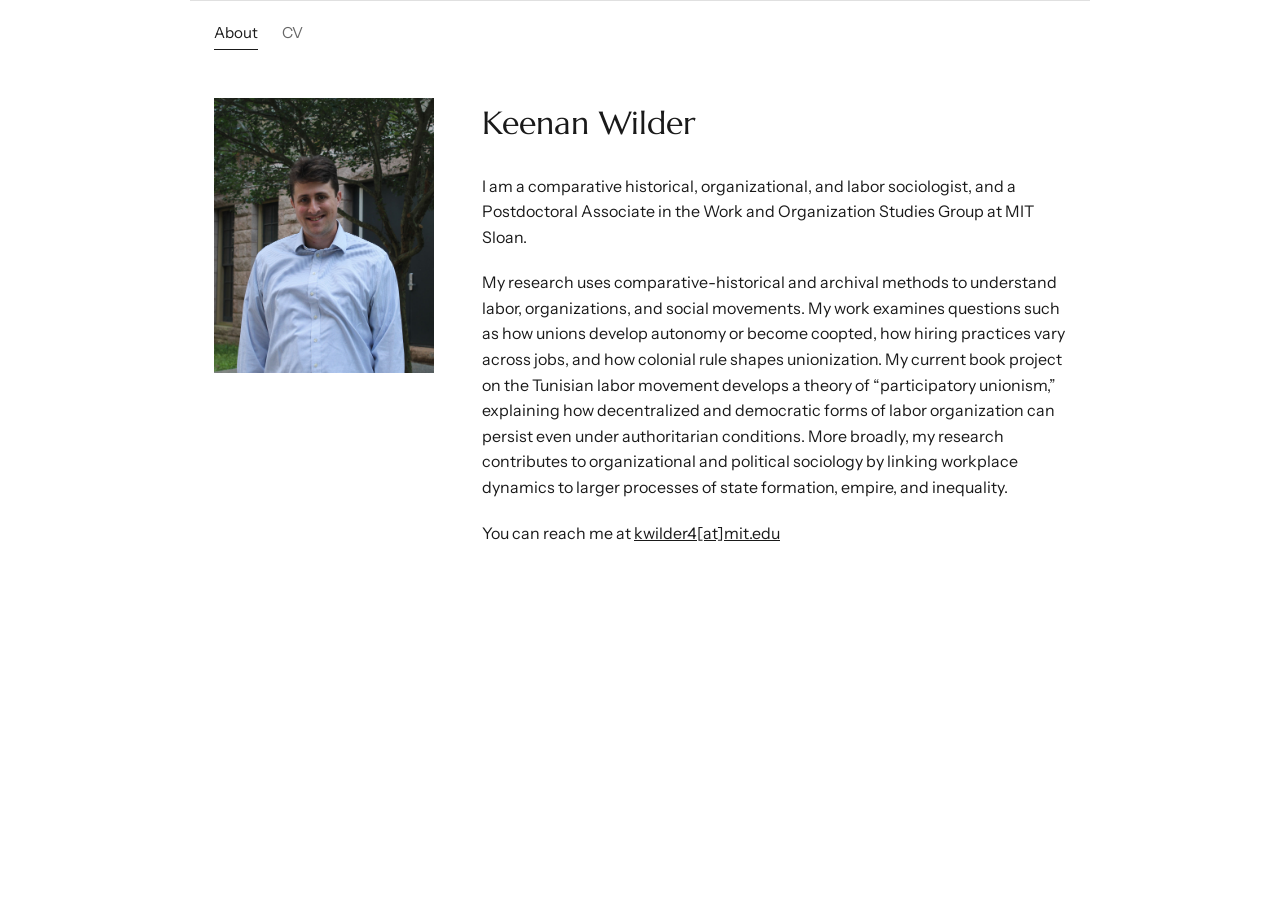
<file: index.html>
<!DOCTYPE html>
<html lang="en">
<head>
<meta charset="UTF-8">
<meta name="viewport" content="width=device-width, initial-scale=1.0">
<title>Keenan Wilder</title>
<meta name="description" content="Keenan Wilder — comparative historical, organizational, and labor sociologist; Postdoctoral Associate, MIT Sloan.">
<link rel="preconnect" href="https://fonts.googleapis.com">
<link rel="preconnect" href="https://fonts.gstatic.com" crossorigin>
<link href="https://fonts.googleapis.com/css2?family=Marcellus&family=Instrument+Sans:wght@400;500&display=swap" rel="stylesheet">
<link rel="stylesheet" href="style.css">
</head>
<body>
<div class="rule"></div>
<nav class="nav">
  <a href="index.html" class="active">About</a>
  <a href="cv.html">CV</a>
</nav>

<main class="wrap">
  <div class="photo">
    <img src="assets/keenan-photo.jpg" alt="Keenan Wilder">
  </div>

  <div class="content">
    <h1>Keenan Wilder</h1>

    <p>I am a comparative historical, organizational, and labor sociologist, and a Postdoctoral Associate in the Work and Organization Studies Group at MIT Sloan.</p>

    <p>My research uses comparative-historical and archival methods to understand labor, organizations, and social movements. My work examines questions such as how unions develop autonomy or become coopted, how hiring practices vary across jobs, and how colonial rule shapes unionization. My current book project on the Tunisian labor movement develops a theory of &ldquo;participatory unionism,&rdquo; explaining how decentralized and democratic forms of labor organization can persist even under authoritarian conditions. More broadly, my research contributes to organizational and political sociology by linking workplace dynamics to larger processes of state formation, empire, and inequality.</p>

    <p>You can reach me at <a href="mailto:kwilder4@mit.edu">kwilder4[at]mit.edu</a></p>
  </div>
</main>
</body>
</html>
</file>
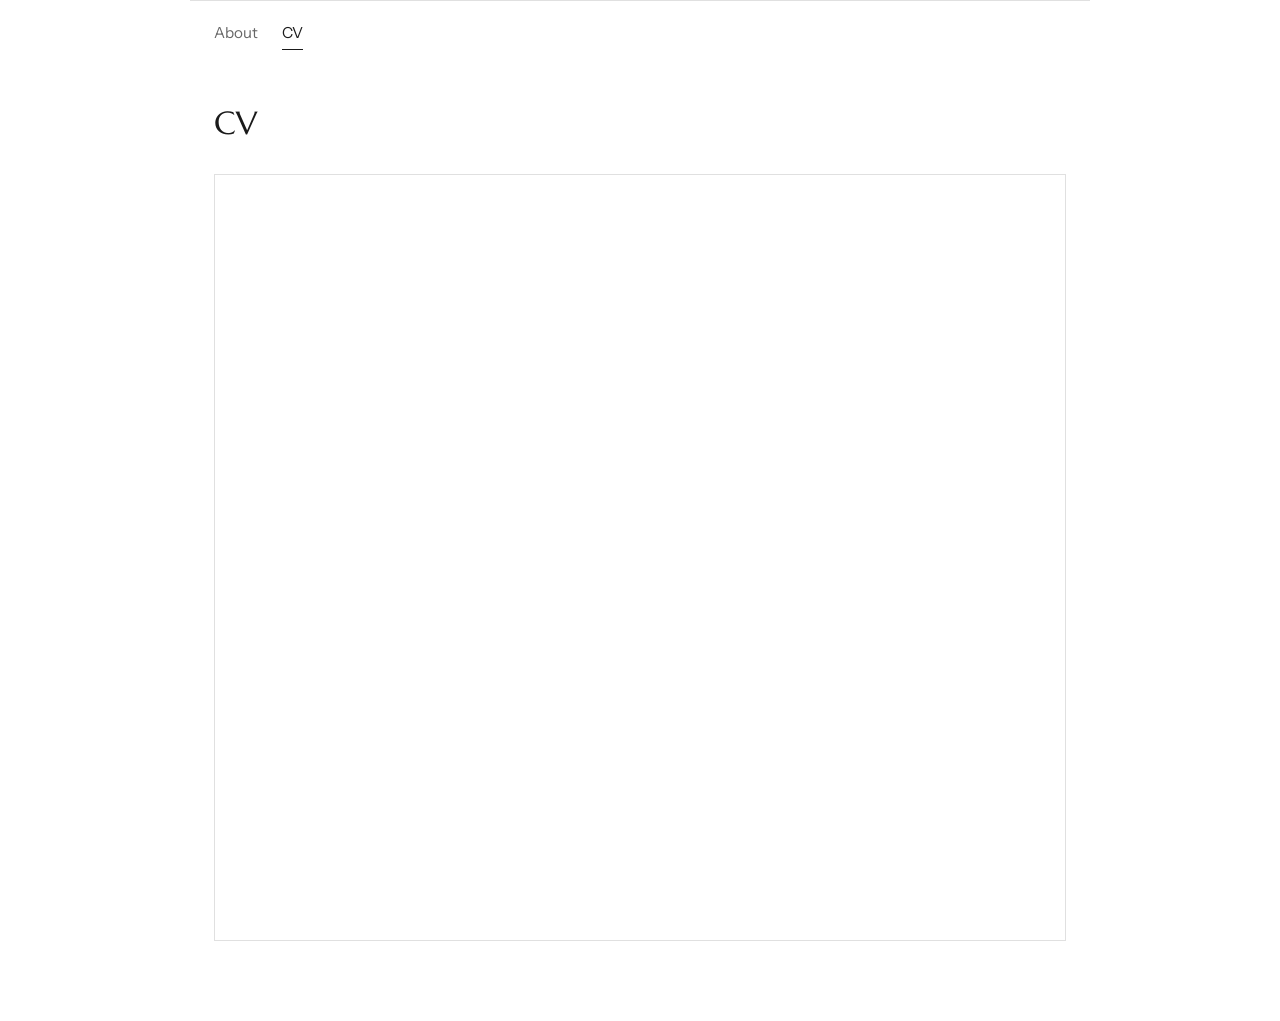
<file: cv.html>
<!DOCTYPE html>
<html lang="en">
<head>
<meta charset="UTF-8">
<meta name="viewport" content="width=device-width, initial-scale=1.0">
<title>CV | Keenan Wilder</title>
<meta name="description" content="Curriculum vitae for Keenan Wilder, Postdoctoral Associate, MIT Sloan.">
<link rel="preconnect" href="https://fonts.googleapis.com">
<link rel="preconnect" href="https://fonts.gstatic.com" crossorigin>
<link href="https://fonts.googleapis.com/css2?family=Marcellus&family=Instrument+Sans:wght@400;500&display=swap" rel="stylesheet">
<link rel="stylesheet" href="style.css">
</head>
<body>
<div class="rule"></div>
<nav class="nav">
  <a href="index.html">About</a>
  <a href="cv.html" class="active">CV</a>
</nav>

<main class="wrap wrap-cv">
  <h1>CV</h1>

  <div class="pdf-frame">
    <iframe src="assets/keenan-wilder-cv.pdf" title="Keenan Wilder CV"></iframe>
  </div>
</main>
</body>
</html>
</file>
<file: style.css>
:root {
  --text: #1a1a1a;
  --rule: #e0e0e0;
  --max-width: 900px;
}

* {
  box-sizing: border-box;
}

body {
  margin: 0;
  color: var(--text);
  font-family: 'Instrument Sans', Arial, Helvetica, sans-serif;
  font-size: 16px;
  line-height: 1.6;
  background: #fff;
}

.rule {
  border-top: 1px solid var(--rule);
  max-width: var(--max-width);
  margin: 0 auto;
}

.nav {
  max-width: var(--max-width);
  margin: 0 auto;
  padding: 20px 24px 0;
  display: flex;
  gap: 24px;
}

.nav a {
  text-decoration: none;
  font-size: 0.95rem;
  color: #666;
  padding-bottom: 4px;
  border-bottom: 1px solid transparent;
}

.nav a:hover {
  color: var(--text);
}

.nav a.active {
  color: var(--text);
  border-bottom-color: var(--text);
}

.wrap {
  max-width: var(--max-width);
  margin: 0 auto;
  padding: 48px 24px 80px;
  display: flex;
  gap: 48px;
  align-items: flex-start;
}

.photo {
  flex: 0 0 220px;
}

.photo img {
  width: 100%;
  height: auto;
  display: block;
  object-fit: cover;
  aspect-ratio: 4 / 5;
}

.content {
  flex: 1;
  min-width: 0;
}

h1 {
  font-family: 'Marcellus', Georgia, serif;
  font-weight: 400;
  font-size: 2rem;
  margin: 0 0 24px;
}

p {
  margin: 0 0 20px;
}

a {
  color: var(--text);
}

.wrap-cv {
  display: block;
}

.wrap-cv h1 {
  margin-bottom: 24px;
}

.pdf-frame {
  border: 1px solid var(--rule);
}

.pdf-frame iframe {
  border: 0;
  width: 100%;
  height: 85vh;
  min-height: 500px;
  display: block;
}

@media (max-width: 640px) {
  .wrap {
    flex-direction: column;
    padding: 32px 20px 56px;
  }
  .photo {
    flex: 0 0 auto;
    width: 160px;
  }
}
</file>
